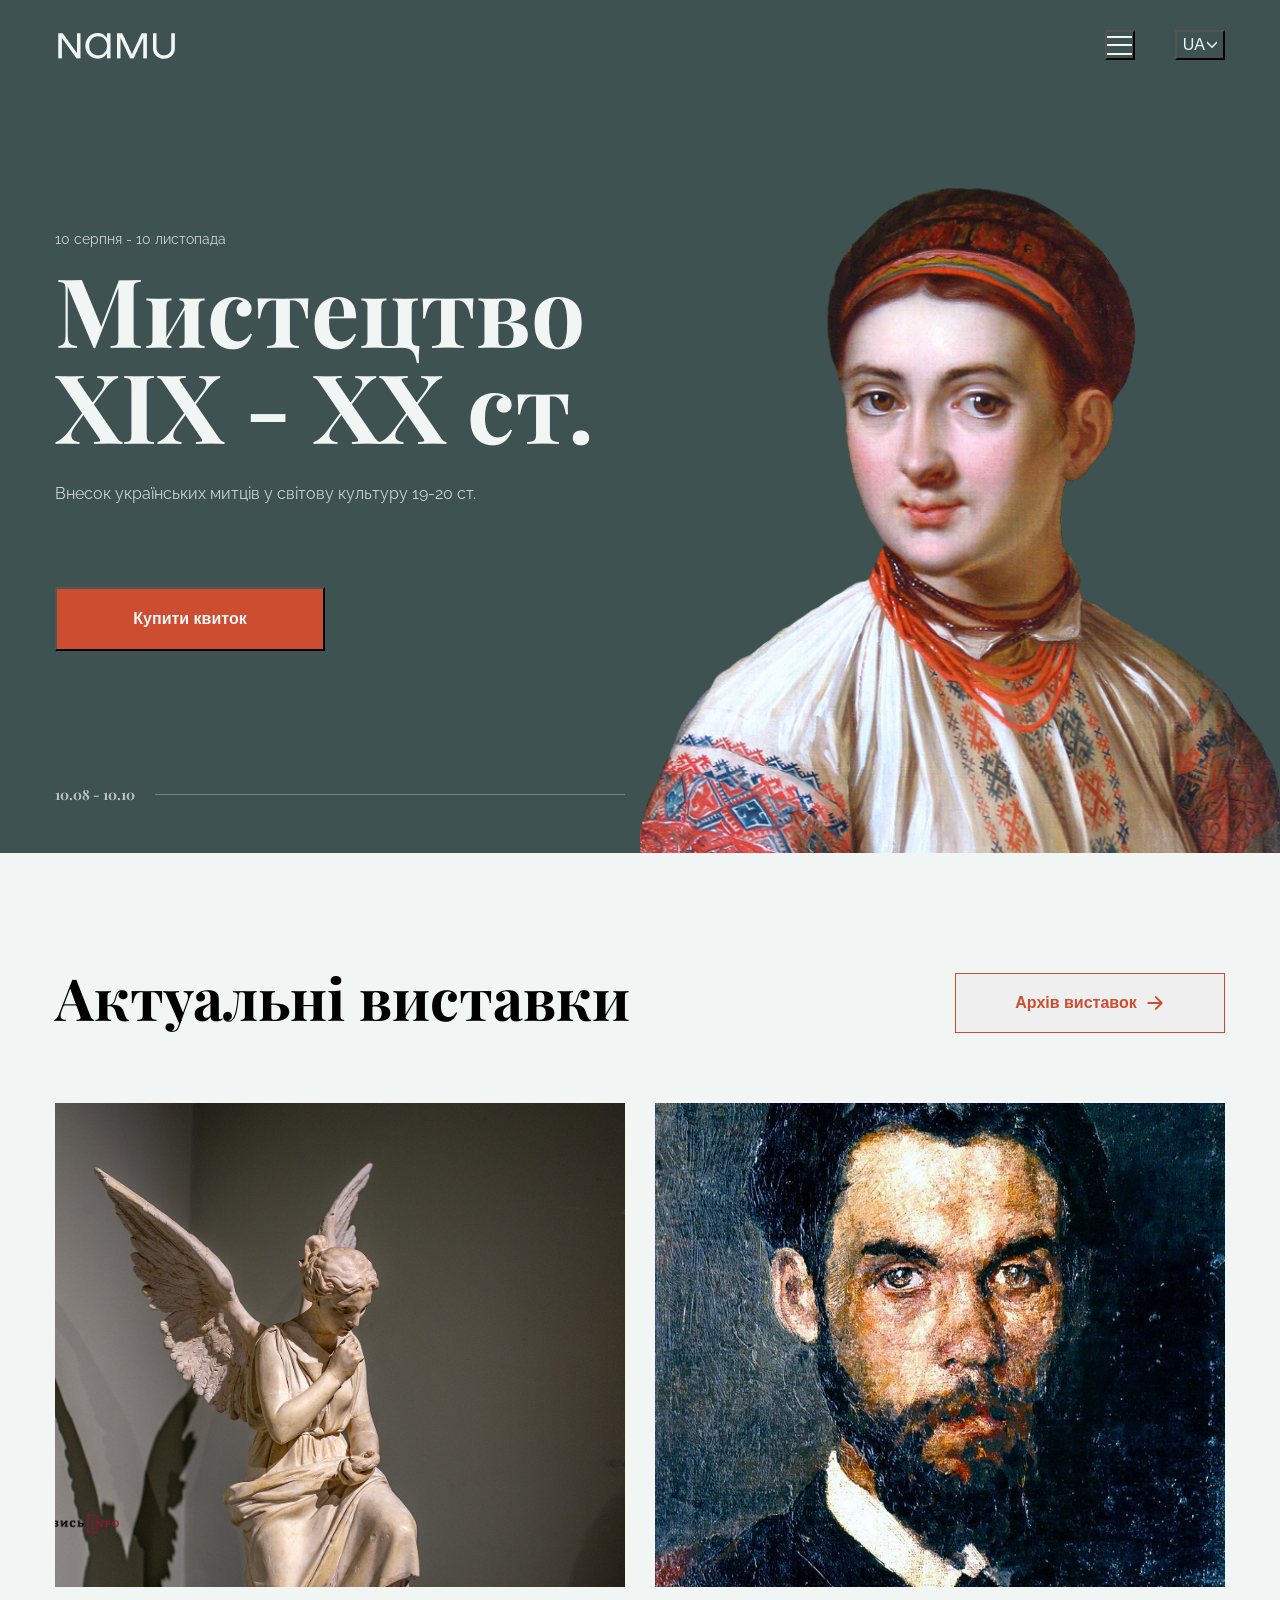
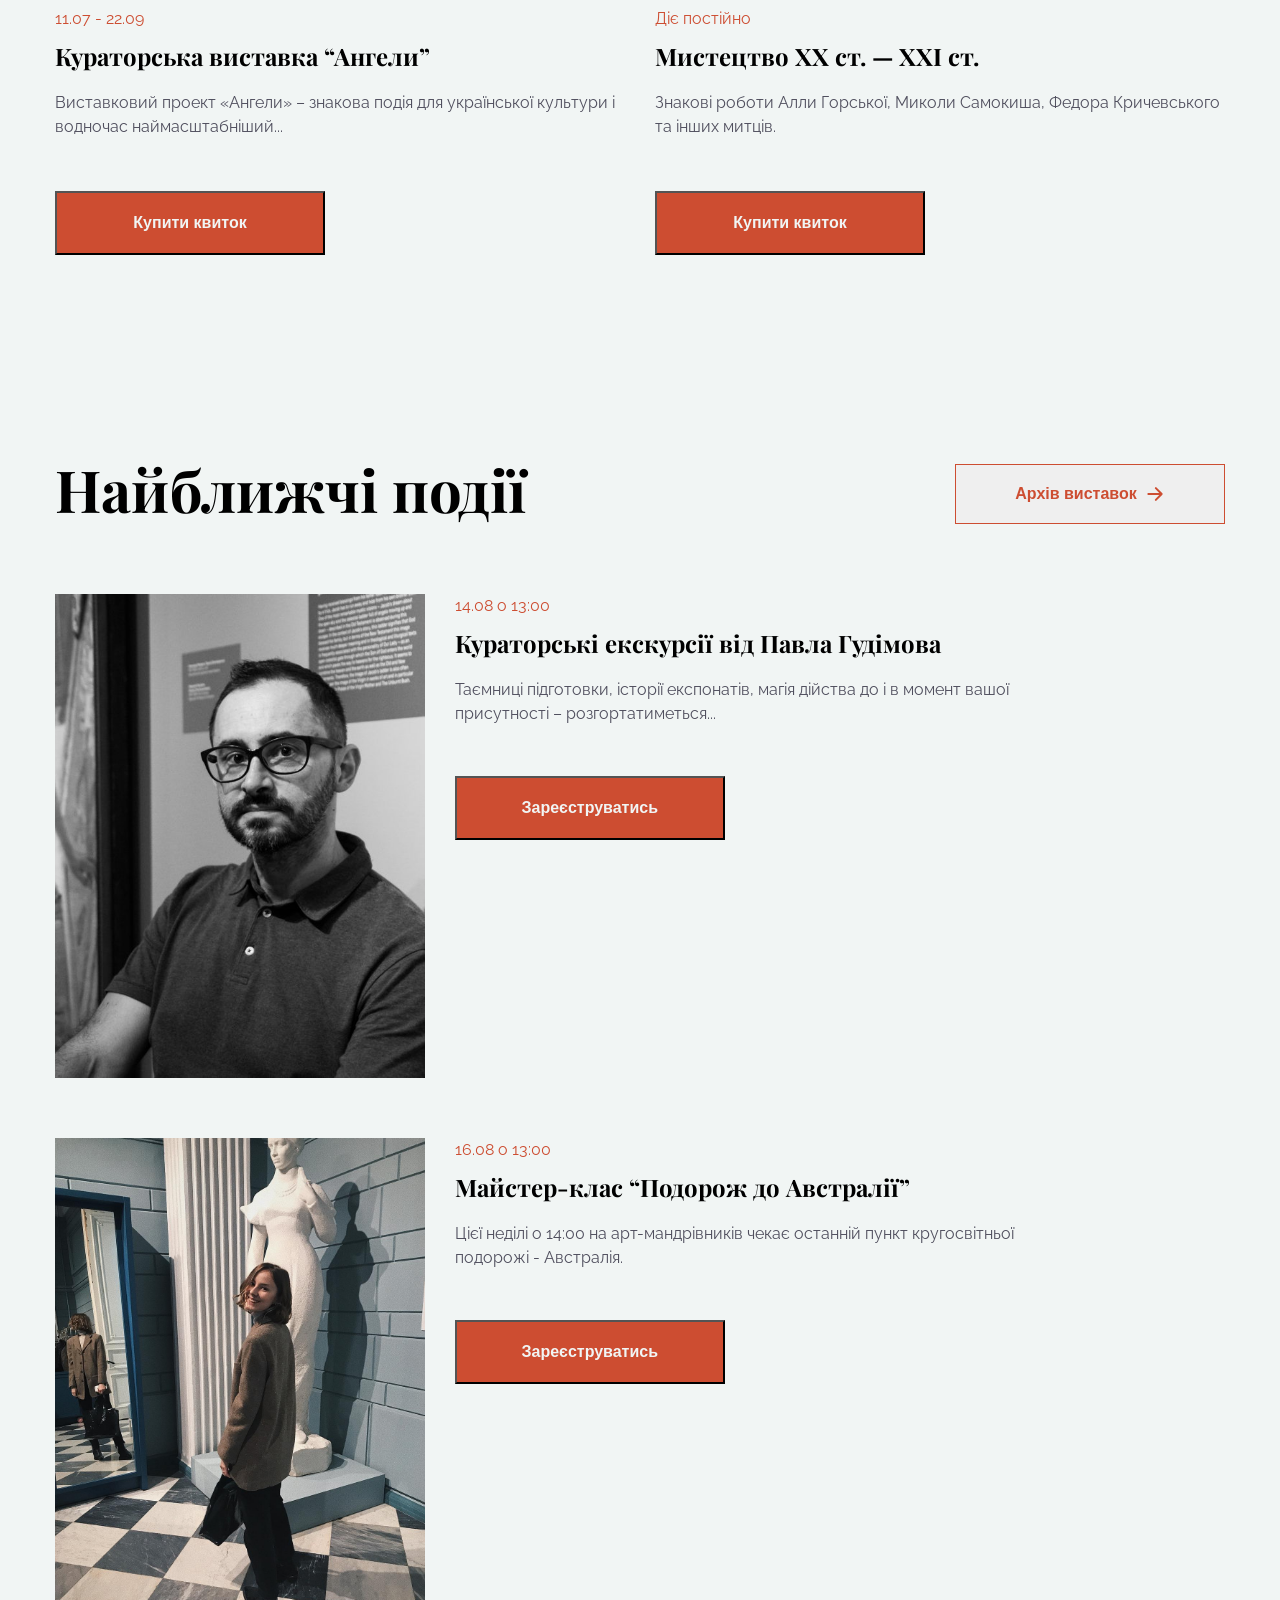
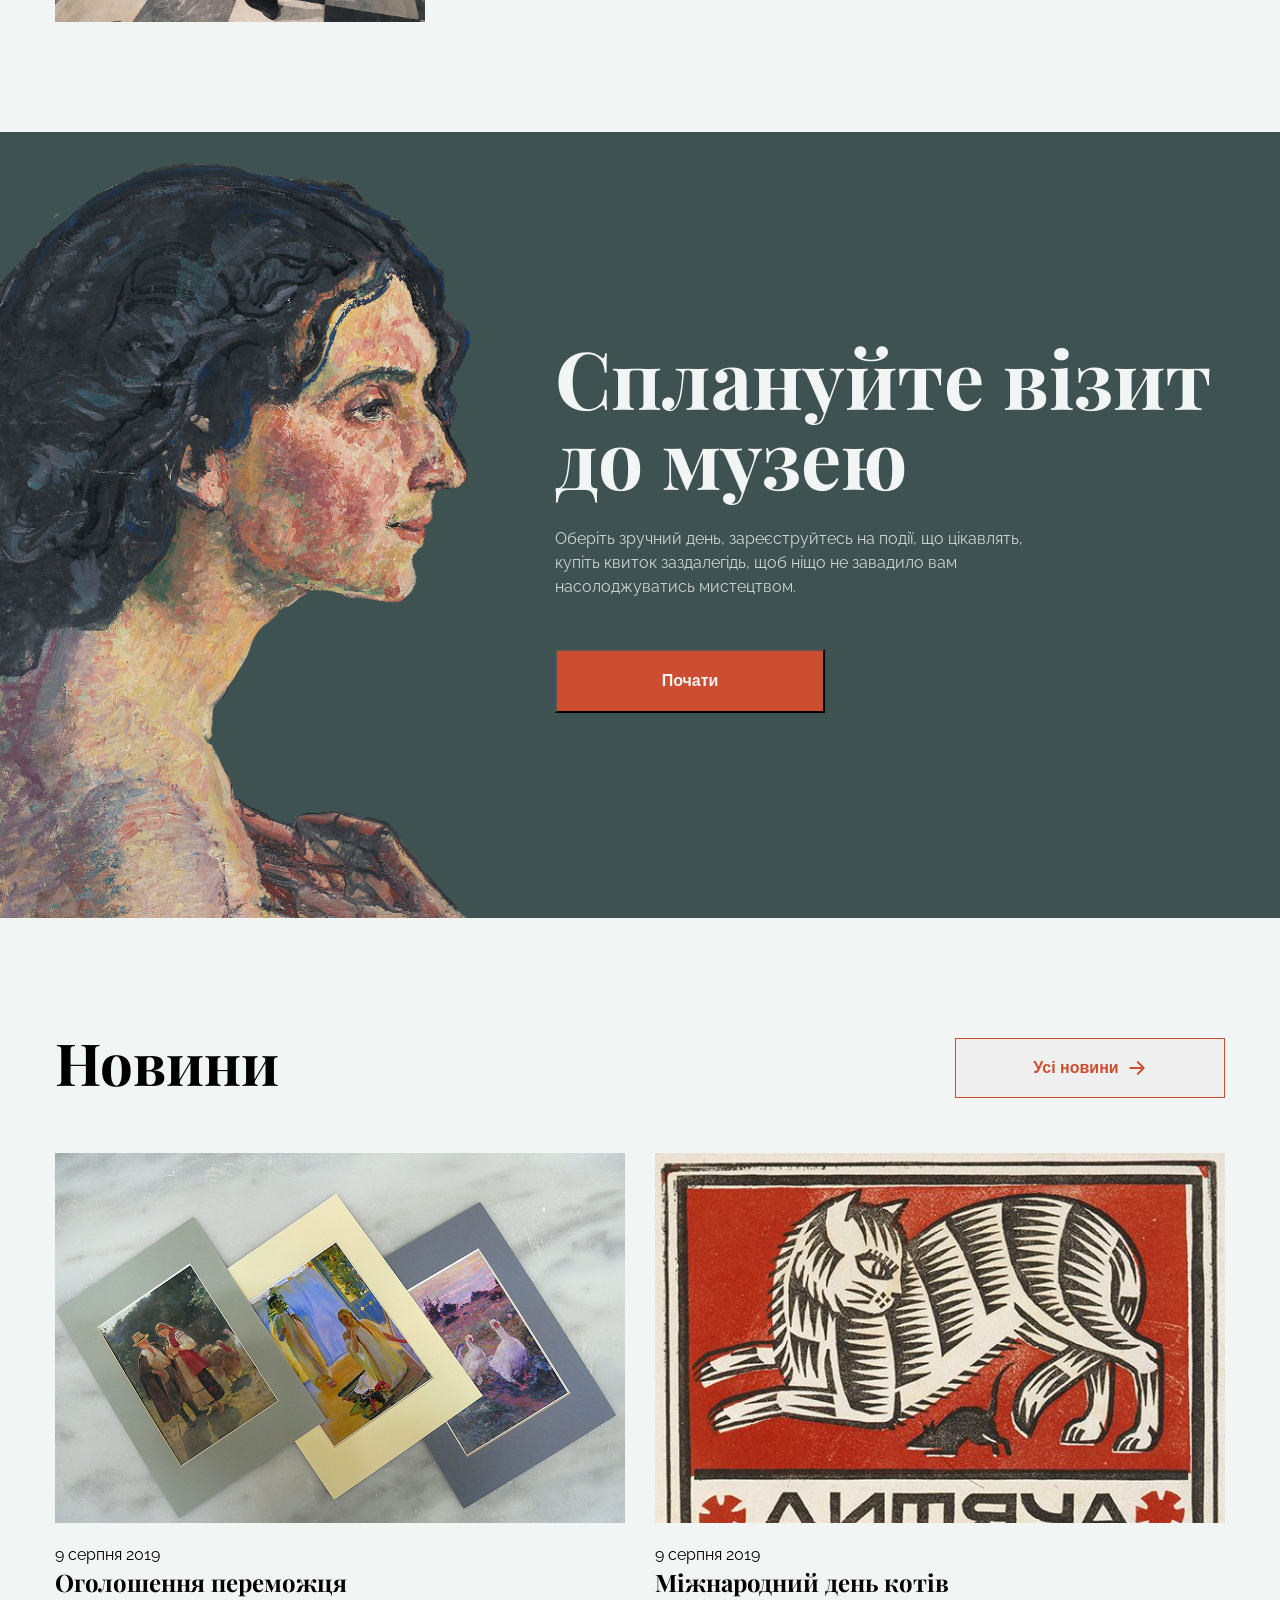
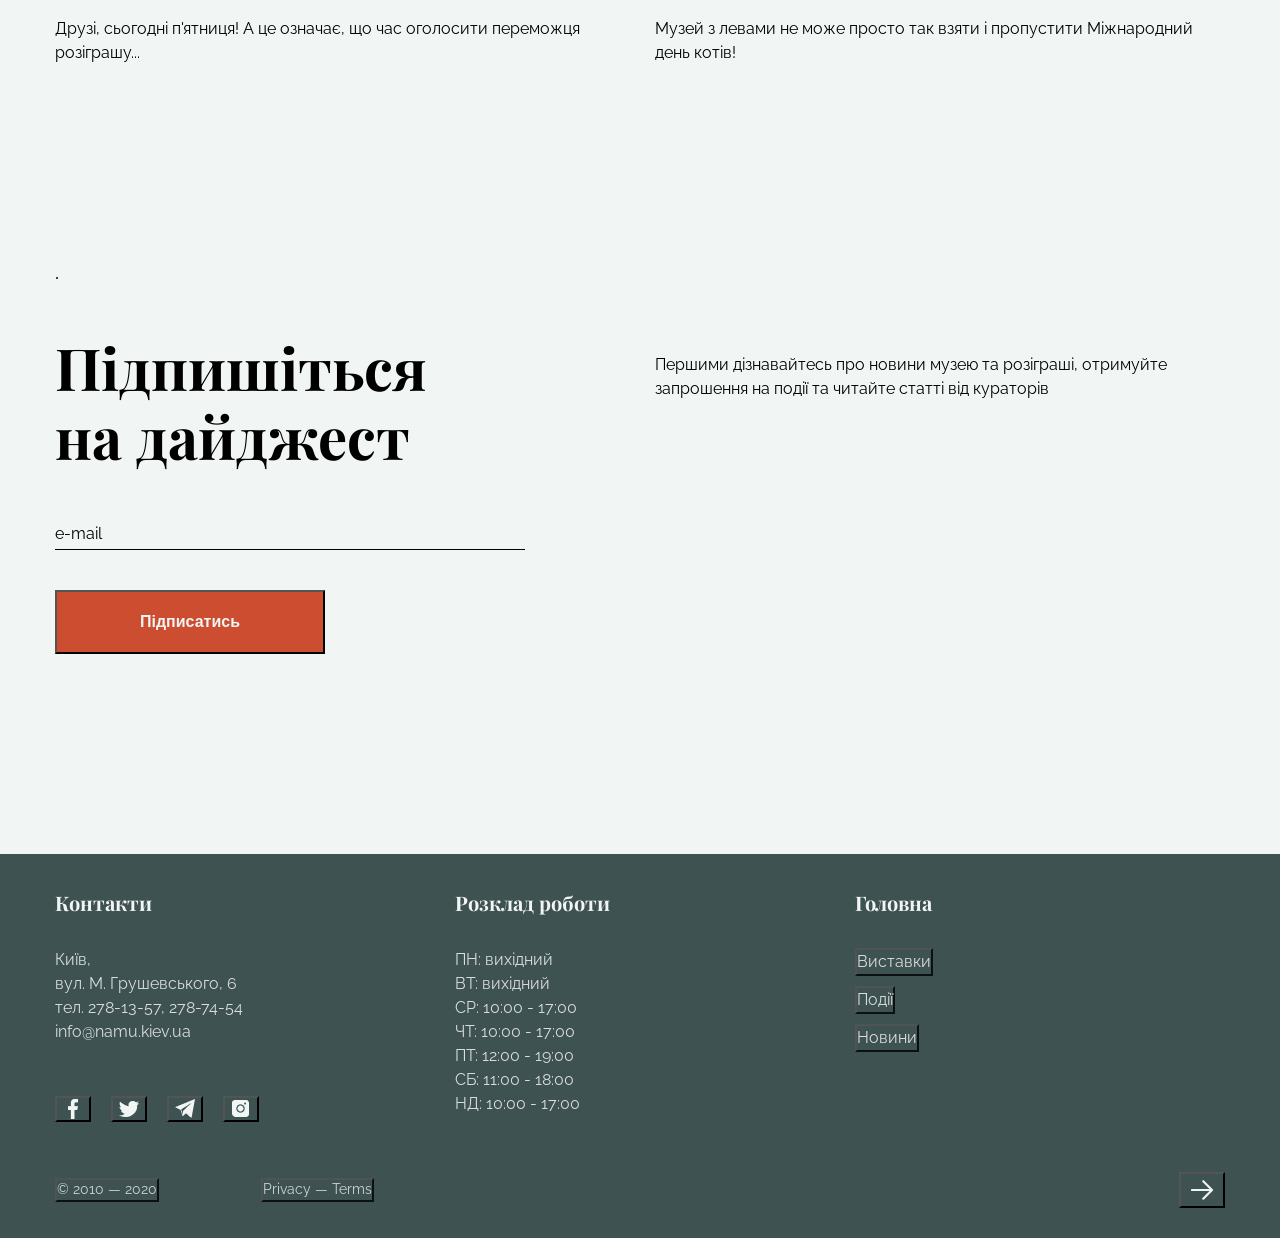
<file: index.html>
<!DOCTYPE html><html lang=en class=page data-theme=light><meta charset=UTF-8><meta name=viewport content="width=device-width, initial-scale=1.0"><title>Національний художній музей України</title><link rel=favicon type=image href=NAMU.4a9c593e.png><link rel=preconnect href=https://fonts.googleapis.com><link rel=preconnect href=https://fonts.gstatic.com><link rel=stylesheet href="https://fonts.googleapis.com/css2?family=Playfair+Display:wght@400..900&amp;family=Raleway:wght@100..900&amp;display=swap"><link rel=stylesheet href=Museum_2.d8838027.css><body class=page__body>
    <header class=header>
      <div class=page__container>
        <div class=header__content>
          <a class=header__logo-link href=# onclick="window.location.href='#'; closeMenu();">
            <img class=header__logo src=logoRectangle.e7bd863b.png alt=logo>
          </a>

          <div class=header__right>
            <button class=header__language-button>
              <span class=text-button-language>UA</span>

              <div class=icon__wrapper>
                <span class="icon icon--dropdown icon--small"></span>
                <span class="icon icon--dropdown-hover icon--small"></span>
              </div>
            </button>

            <button class="header__menu-button menu-button" id=menu-button>
              <span id=mbom class=menu-button__open alt="open menu"></span>
              <span id=mbcm class=menu-button__close alt="close menu"></span>
              <div class=menu-button__wrapper>
                <span class="menu-button__line menu-button__line--top"></span>
                <span class="menu-button__line menu-button__line--center"></span>
                <span class="menu-button__line menu-button__line--bottom"></span>
              </div>
            </button>
          </div>
        </div>
      </div>
    </header>

    <section class=first-screen>
      <div class=first-screen__wrapper>
        <div class="first-screen__container page__container">
          <div class=first-screen__content>
            <p class="first-screen__upcoming-top text-additional">
              10 серпня - 10 листопада
            </p>
            <h1 class="first-screen__title heading-1">
              Мистецтво ХІХ
              <br class=page__mobile-desktop-hidden>
              - ХХ ст.
            </h1>
            <p class="first-screen__subtitle text-main">
              Внесок українських митців у
              <br class=page__tablet-hidden>
              світову культуру 19-20 ст.
            </p>

            <button type=button onclick="window.location.href='#';" class="first-screen__button primary-button text-button">
              Купити квиток
            </button>

            

            <div class=first-screen__upcoming-bottom-wrapper>
              <span class="first-screen__upcoming-bottom-text heading-6">
                10.08 - 10.10
              </span>
            </div>
          </div>
        </div>

        <div class=first-screen__image-wrapper>
          <img class=first-screen__image src=img_01.4b3893a7.png alt=first-screen>
        </div>
      </div>
    </section>

    
    <aside id=menu class=menu>
      <div class=menu__wrapper>
        <div class="menu__container page__container">
          <div class=menu__content>
            <div class=menu__section>
              <p class="menu__label menu__label--schedule text-additional">
                Розклад сьогодні:
              </p>
              <p class="menu__text menu__text--schedule text-main">
                12:00 - 19:00
              </p>
            </div>

            <div class="menu__section menu__section--address">
              <p class="menu__label text-additional text-main">Адреса:</p>
              <a class="menu__link text-main" href=https://maps.app.goo.gl/DpfpHVF1PybJj5g58 target=_blank>
                <p class="menu__textmenu__text--address text-main">
                  Київ, вул. М. Грушевського, 6
                </p>
              </a>
            </div>

            <nav class="menu__nav nav">
              <ul class="nav__list nav__list--menu">
                <li class=nav__item>
                  <a class="heading-3 nav__link nav__link--menu" href=#exhibitions onclick="window.location.href='#exhibitions'; closeMenu();">
                    Актуальні виставки
                  </a>
                </li>

                <li class=nav__item>
                  <a class="heading-3 nav__link nav__link--menu" href=#events onclick="window.location.href='#events'; closeMenu();">
                    Найближчі події
                  </a>
                </li>

                <li class=nav__item>
                  <a class="heading-3 nav__link nav__link--menu" href=#news onclick="window.location.href='#news'; closeMenu();">
                    Новини
                  </a>
                </li>
              </ul>
            </nav>

            <span class=menu__line></span>

            

            <button onclick="window.location.href='#'; closeMenu();" type=button class="menu__button primary-button text-button">
              Купити квиток
            </button>
          </div>
        </div>

        <div class=menu__image-wrapper>
          <img class=menu__image src=e6064afda53bd3491f47dcad02350951b18f2e4e.822b7b50.png alt=menu>
        </div>
      </div>
    </aside>
    
    <section id=exhibitions class=exhibitions>
      <div class=page__container>
        <div class=exhibitions__content>
          <h3 class="exhibitions__title heading-3">Актуальні виставки</h3>

          <div class=exhibitions__items>
            <div class="exhibition-item exhibitions__exhibition-item">
              <div class=exhibition-item__photo-wrapper>
                <img class=exhibition-item__photo src=450c920fe6ff63f30510096898f078ccf80884a5.b69b199e.png alt=angels>
              </div>
              <span class="exhibition-item__dates text-main">
                11.07 - 22.09
              </span>
              <h4 class="exhibition-item__name heading-4">
                Кураторська виставка “Ангели”
              </h4>
              <p class="exhibition-item__description text-main">
                Виставковий проект «Ангели» – знакова подія для української
                культури і водночас наймасштабніший...
              </p>
              <button class="exhibition-item__button primary-button text-button" onclick="window.location.href='/';" type=button>
                Купити квиток
              </button>
            </div>

            <div class="exhibition-item exhibitions__exhibition-item">
              <div class=exhibition-item__photo-wrapper>
                <img class=exhibition-item__photo src=82cd1ea6ad125f0b0e209cafbd76c127b7081a99.c0a80c25.png alt=art>
              </div>
              <span class="exhibition-item__dates text-main">Діє постійно</span>
              <h4 class="exhibition-item__name heading-4">
                Мистецтво ХХ ст. — XXI ст.
              </h4>
              <p class="exhibition-item__description text-main">
                Знакові роботи Алли Горської, Миколи Самокиша, Федора
                Кричевського та інших митців.
              </p>
              <button class="exhibition-item__button primary-button text-button" onclick="window.location.href='#';" type=button>
                Купити квиток
              </button>
            </div>
          </div>

          <button class="exhibitions__secondary-button secondary-button" onclick="window.location.href='#';" type=button>
            <span class="secondary-button__text text-button">
              Архів виставок
            </span>

            <div class=icon__wrapper>
              <span class="icon icon--arrow-default icon--medium secondary-button__arrow"></span>
              <span class="icon icon--arrow-hover icon--medium secondary-button__arrow"></span>
              <span class="icon icon--arrow-pressed icon--medium secondary-button__arrow"></span>
            </div>
          </button>
        </div>
      </div>
    </section>

    <section id=events class=events>
      <div class=page__container>
        <div class=events__content>
          <h3 class="events__title heading-3">Найближчі події</h3>

          <div class=events__items>
            <div class="event-item events__event-item">
              <div class=event-item__photo-wrapper>
                <img class=event-item__photo src=f760311aeb85deff4224181123dcf89f9f1bde5c.a5ddc6d5.jpg alt=event-01>
              </div>
              <div class=event-item__info-wrapper>
                <span class="event-item__dates text-main">14.08 о 13:00</span>
                <h4 class="event-item__name heading-4">
                  Кураторські екскурсії від Павла Гудімова
                </h4>
                <p class="event-item__description text-main">
                  Таємниці підготовки, історії експонатів, магія дійства до і в
                  момент вашої присутності – розгортатиметься...
                </p>
                <button class="event-item__button primary-button text-button" onclick="window.location.href='/';" type=button>
                  Зареєструватись
                </button>
              </div>
            </div>

            <div class="event-item events__event-item">
              <div class=event-item__photo-wrapper>
                <img class=event-item__photo src=f01e0f74c6fae08453b6697cc1314248fab92903.ccd4c44e.jpg alt=event-02>
              </div>
              <div class=event-item__info-wrapper>
                <span class="event-item__dates text-main">16.08 о 13:00</span>
                <h4 class="event-item__name heading-4">
                  Майстер-клас “Подорож до Австралії”
                </h4>
                <p class="event-item__description text-main">
                  Цієї неділі о 14:00 на арт-мандрівників чекає останній пункт
                  кругосвітньої подорожі - Австралія.
                </p>
                <button class="event-item__button primary-button text-button" onclick="window.location.href='#';" type=button>
                  Зареєструватись
                </button>
              </div>
            </div>
          </div>

          <button class="exhibitions__secondary-button secondary-button" onclick="window.location.href='#';" type=button>
            <span class="secondary-button__text text-button">
              Архів виставок
            </span>

            <div class=icon__wrapper>
              <span class="icon icon--arrow-default icon--medium secondary-button__arrow"></span>
              <span class="icon icon--arrow-hover icon--medium secondary-button__arrow"></span>
              <span class="icon icon--arrow-pressed icon--medium secondary-button__arrow"></span>
            </div>
          </button>
        </div>
      </div>
    </section>

    <section id=plan-visit class=plan-visit>
      <div class=page__container>
        <div class=plan-visit__content>
          <h2 class="heading-2 plan-visit__title">Сплануйте візит до музею</h2>
          <p class="plan-visit__description text-main">
            Оберіть зручний день, зареєструйтесь на події, що цікавлять, купіть
            квиток заздалегідь, щоб ніщо не завадило вам насолоджуватись
            мистецтвом.
          </p>

          <button onclick="window.location.href='#';" class="plan-visit__button primary-button text-button">
            Почати
          </button>
        </div>
      </div>
    </section>

    <section id=news class=news>
      <div class=page__container>
        <div class=news__content>
          <h3 class="heading-3 news__title">Новини</h3>

          <div class=news__items>
            <div class="news-item news__news-item">
              <div class=news-item__photo-wrapper>
                <img class=news-item__photo src=img_08.b036da7c.png alt=news>
              </div>
              <span class="news-item__dates text-main">9 серпня 2019</span>
              <h4 class="heading-4 news-item__name">Оголошення переможця</h4>
              <p class="news-item__description text-main">
                Друзі, сьогодні п'ятниця! А це означає, що час оголосити
                переможця розіграшу...
              </p>
            </div>

            <div class="news-item news__news-item">
              <div class=news-item__photo-wrapper>
                <img class=news-item__photo2 src=65cd3766ee3c75bf3a981f0a45f9efeb5dcf9083.3004b340.jpg alt=news>
              </div>
              <span class="news-item__dates text-main">9 серпня 2019</span>
              <h4 class="heading-4 news-item__name">Міжнародний день котів</h4>
              <p class="news-item__description text-main">
                Музей з левами не може просто так взяти і пропустити Міжнародний
                день котів!
              </p>
            </div>
          </div>

          <button class="exhibitions__secondary-button secondary-button" onclick="window.location.href='#';" type=button>
            <span class="secondary-button__text text-button">Усі новини</span>

            <div class=icon__wrapper>
              <span class="icon icon--arrow-default icon--medium secondary-button__arrow"></span>
              <span class="icon icon--arrow-hover icon--medium secondary-button__arrow"></span>
              <span class="icon icon--arrow-pressed icon--medium secondary-button__arrow"></span>
            </div>
          </button>
        </div>
      </div>
    </section>

    <section id=subscribe class=subscribe>
      <div class=page__container>
        <div class=subscribe__content>
          .
          <h3 class="heading-3 subscribe__title">Підпишіться на дайджест</h3>

          <p class="subscribe__description text-main">
            Першими дізнавайтесь про новини музею та розіграші, отримуйте
            запрошення на події та читайте статті від кураторів
          </p>

          <form class="form subscribe__form" onsubmit="this.reset(); return false;">
            <input id=myInput onfocus="this.placeholder=''" onblur="this.placeholder= this.getAttribute('data-placeholder');" data-placeholder=e-mail value=" " type=email class="form__input subscribe__form-input text-main" name=email placeholder=e-mail required>

            <button class="form__button primary-button subscribe__form-button text-button">
              Підписатись
            </button>
          </form>
        </div>
      </div>
    </section>

    <footer id=footer class=footer>
      <div class=page__container>
        <div class=footer__content>
          <div class=footer__section>
            <h5 class="footer__heading heading-5">Контакти</h5>

            <ul class="footer__summary footer__summary--contacts">
              <li class="footer__summary-item text-main">
                <a class=footer__summary-link href=https://maps.app.goo.gl/DpfpHVF1PybJj5g58 target=_blank>
                  <p class="footer__summary-text text-main">
                    Київ,
                    <br>
                    вул. М. Грушевського, 6
                  </p>
                </a>
              </li>

              <li class="footer__summary-item text-main">
                <a class=footer__summary-link href="tel: 278-13-57">
                  <p class="footer__summary-text text-main">
                    тел. 278-13-57, 278-74-54
                  </p>
                </a>
              </li>

              <li class="footer__summary-item text-main">
                <a class=footer__summary-link href=mailto:info@namu.kiev.ua>
                  <p class="footer__summary-text text-main">
                    info@namu.kiev.ua
                  </p>
                </a>
              </li>
            </ul>

            <div class=footer__socials>
              <ul class=footer__socials-list>
                <li class=footer__socials-item>
                  <a class=footer__socials-link href=https://www.facebook.com/ target=_blank>
                    <button class="footer__socials-icon-wrapper icon__socials-wrapper">
                      <span class="footer__socials-icon icon icon--facebook icon--medium icon--static"></span>
                      <span class="footer__socials-icon icon icon--facebook-hover icon--hover icon--medium"></span>
                      <span class="footer__socials-icon icon icon--facebook-pressed icon--medium icon--pressed"></span>
                    </button>
                  </a>
                </li>

                <li class=footer__socials-item>
                  <a class=footer__socials-link href=https://x.com/ target=_blank>
                    <button class="footer__socials-icon-wrapper icon__socials-wrapper">
                      <span class="footer__socials-icon icon icon--medium icon--static icon--x"></span>
                      <span class="footer__socials-icon icon icon--hover icon--medium icon--x-hover"></span>
                      <span class="footer__socials-icon icon icon--medium icon--pressed icon--x-pressed"></span>
                    </button>
                  </a>
                </li>

                <li class=footer__socials-item>
                  <a class=footer__socials-link href=https://web.telegram.org/ target=_blank>
                    <button class="footer__socials-icon-wrapper icon__socials-wrapper">
                      <span class="footer__socials-icon icon icon--medium icon--static icon--telegram"></span>
                      <span class="footer__socials-icon icon icon--hover icon--medium icon--telegram-hover"></span>
                      <span class="footer__socials-icon icon icon--medium icon--pressed icon--telegram-pressed"></span>
                    </button>
                  </a>
                </li>

                <li class=footer__socials-item>
                  <a class=footer__socials-link href=https://www.instagram.com/ target=_blank>
                    <button class="footer__socials-icon-wrapper icon__socials-wrapper">
                      <span class="footer__socials-icon icon icon--instagram icon--medium icon--static"></span>
                      <span class="footer__socials-icon icon icon--hover icon--instagram-hover icon--medium"></span>
                      <span class="footer__socials-icon icon icon--instagram-pressed icon--medium icon--pressed"></span>
                    </button>
                  </a>
                </li>
              </ul>
            </div>
          </div>

          <div class=footer__section>
            <h5 class="footer__heading heading-5">Розклад роботи</h5>

            <ul class=footer__summary>
              <li class="footer__summary-item text-main">
                <p class="footer__summary-text footer__summary-text--static text-main">
                  ПН: вихідний
                </p>
              </li>

              <li class="footer__summary-item text-main">
                <p class="footer__summary-text footer__summary-text--static text-main">
                  ВТ: вихідний
                </p>
              </li>

              <li class="footer__summary-item text-main">
                <p class="footer__summary-text footer__summary-text--static text-main">
                  СР: 10:00 - 17:00
                </p>
              </li>

              <li class="footer__summary-item text-main">
                <p class="footer__summary-text footer__summary-text--static text-main">
                  ЧТ: 10:00 - 17:00
                </p>
              </li>

              <li class="footer__summary-item text-main">
                <p class="footer__summary-text footer__summary-text--static text-main">
                  ПТ: 12:00 - 19:00
                </p>
              </li>

              <li class="footer__summary-item text-main">
                <p class="footer__summary-text footer__summary-text--static text-main">
                  СБ: 11:00 - 18:00
                </p>
              </li>

              <li class="footer__summary-item text-main">
                <p class="footer__summary-text footer__summary-text--static text-main">
                  НД: 10:00 - 17:00
                </p>
              </li>
            </ul>
          </div>

          <div class=footer__section>
            <h5 class="footer__heading heading-5">Головна</h5>

            <ul class="footer__summary footer__summary--nav">
              <li class="footer__summary-item text-main">
                <a class=footer__summary-link href=#exhibitions>
                  <button class="footer__summary-text text-main">
                    Виставки
                  </button>
                </a>
              </li>

              <li class="footer__summary-item text-main">
                <a class=footer__summary-link href=#events>
                  <button class="footer__summary-text text-main">Події</button>
                </a>
              </li>

              <li class="footer__summary-item text-main">
                <a class=footer__summary-link href=#news>
                  <button class="footer__summary-text text-main">Новини</button>
                </a>
              </li>
            </ul>
          </div>

          <div class=footer__bottom>
            <div class=footer__copyright-privacy>
              <button class="footer__copyright text-additional">
                © 2010 — 2020
              </button>
              <button type=button onclick="window.location.href='#';" class="footer__privacy-terms text-additional" href=#>
                Privacy — Terms
              </button>
            </div>

            <button class=footer__scroll-up-icon-wrapper onclick="window.location.href='#';" type=button>
              <div class="footer__scroll-up-icon-wrapper icon__scroll-wrapper">
                <span class="footer__socials-icon icon icon--big icon--scroll-up icon--static"></span>
                <span class="footer__socials-icon icon icon--big icon--hover icon--scroll-up-hover"></span>
                <span class="footer__socials-icon icon icon--big icon--pressed icon--scroll-up-pressed"></span>
              </div>
            </button>
          </div>
        </div>
      </div>
    </footer>
    <script src=Museum_2.8f2fbee6.js></script>
</file>
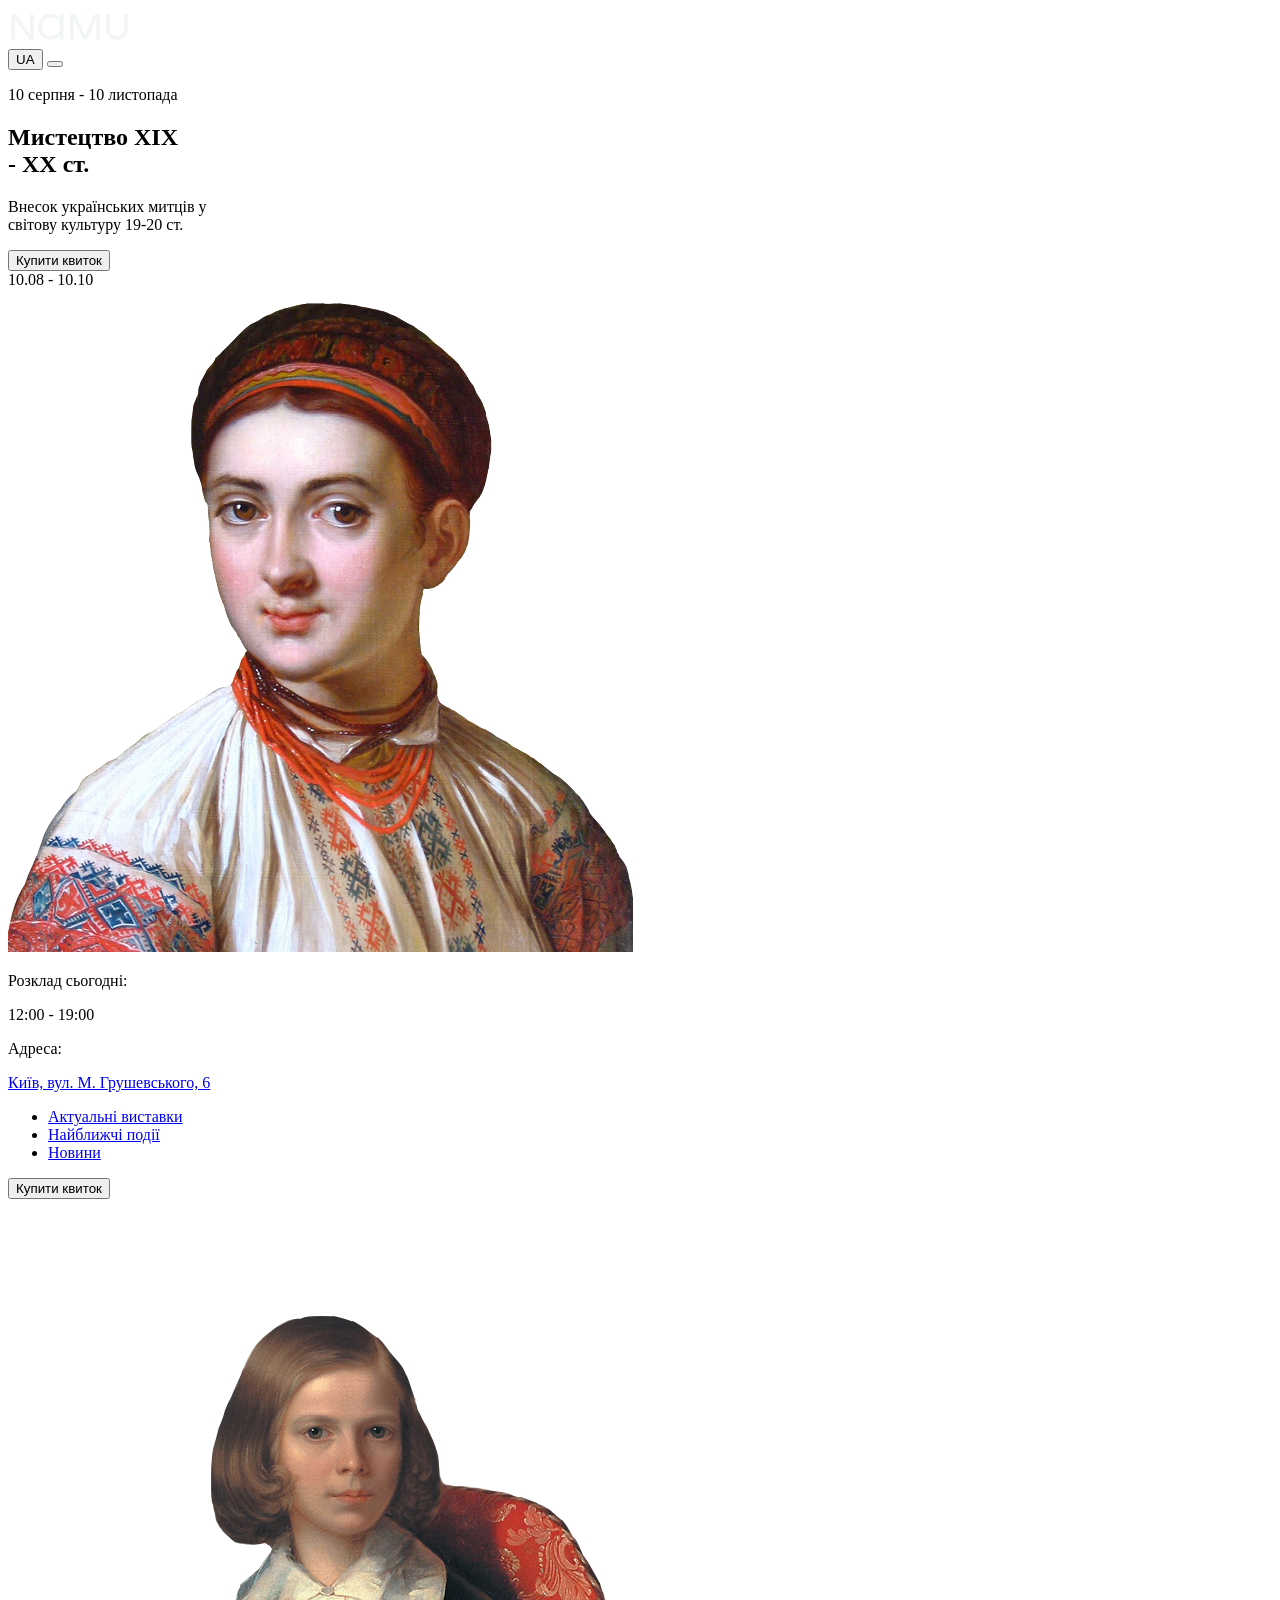
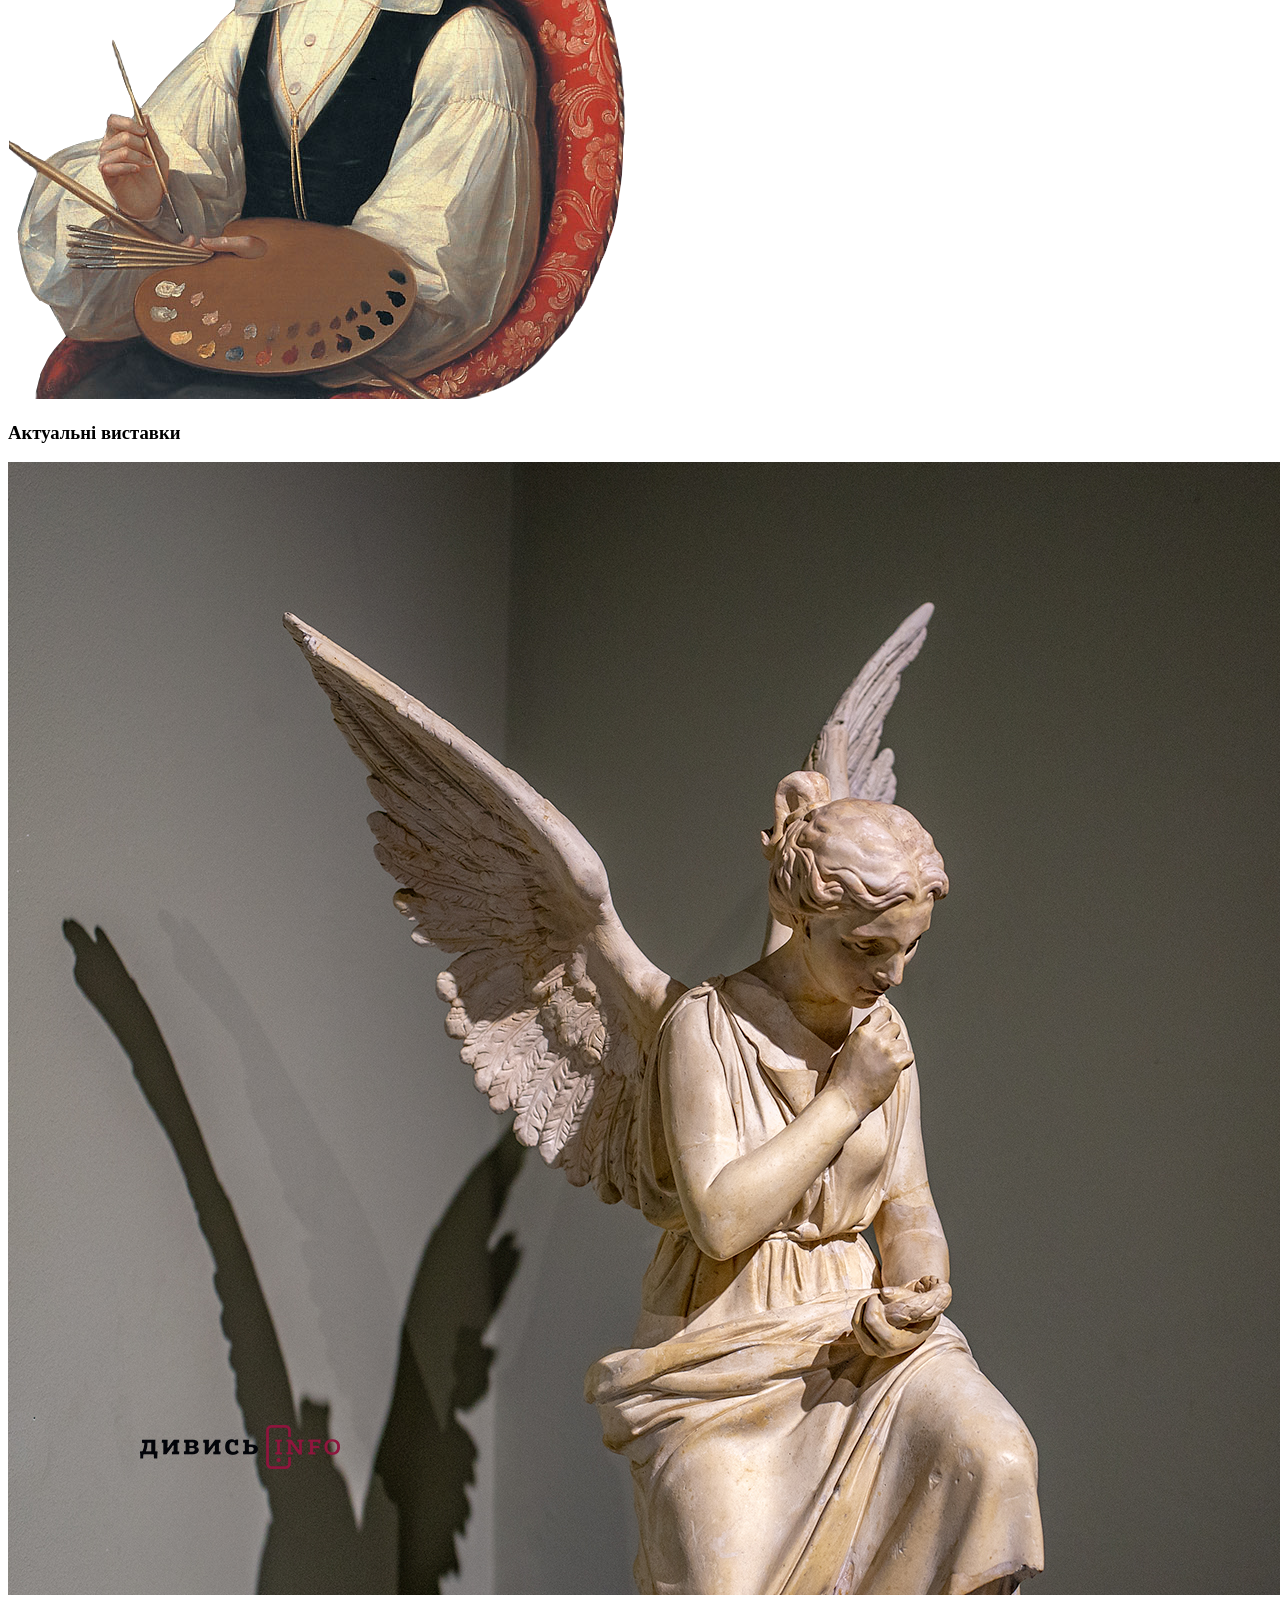
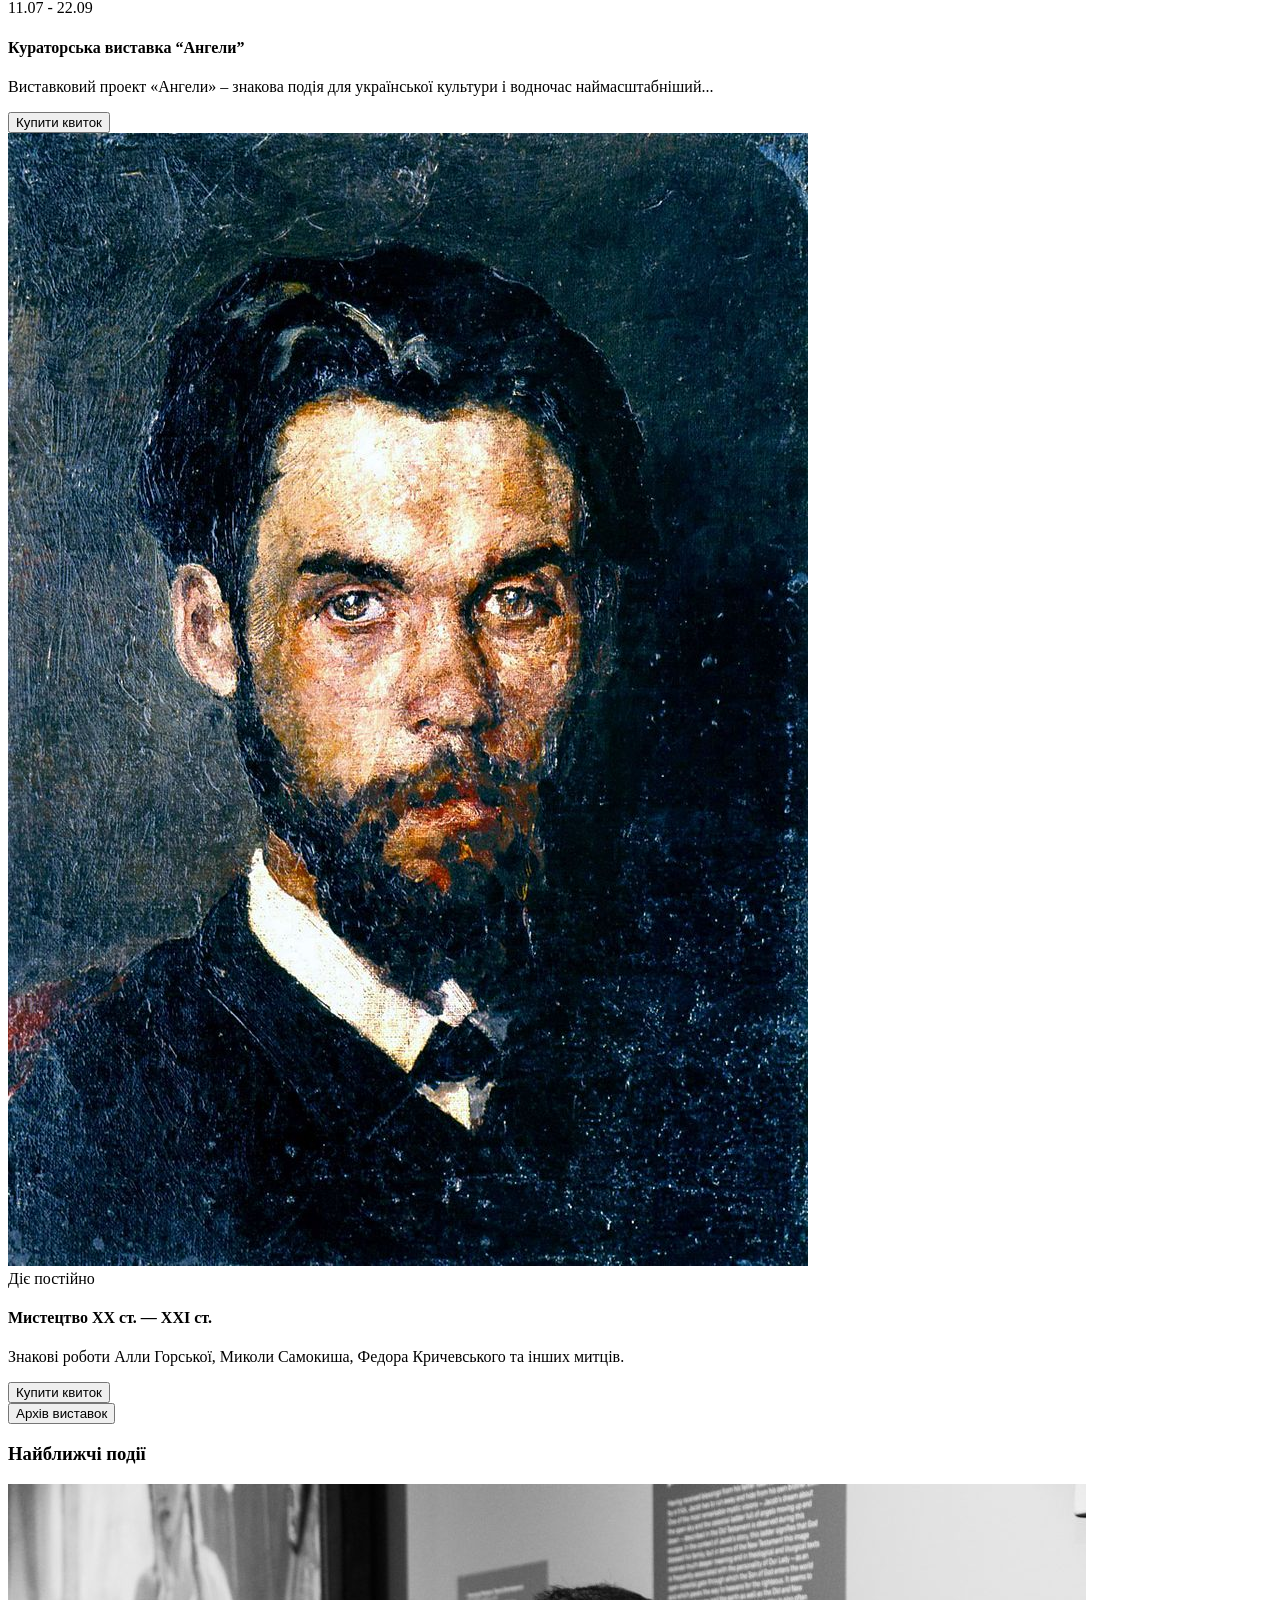
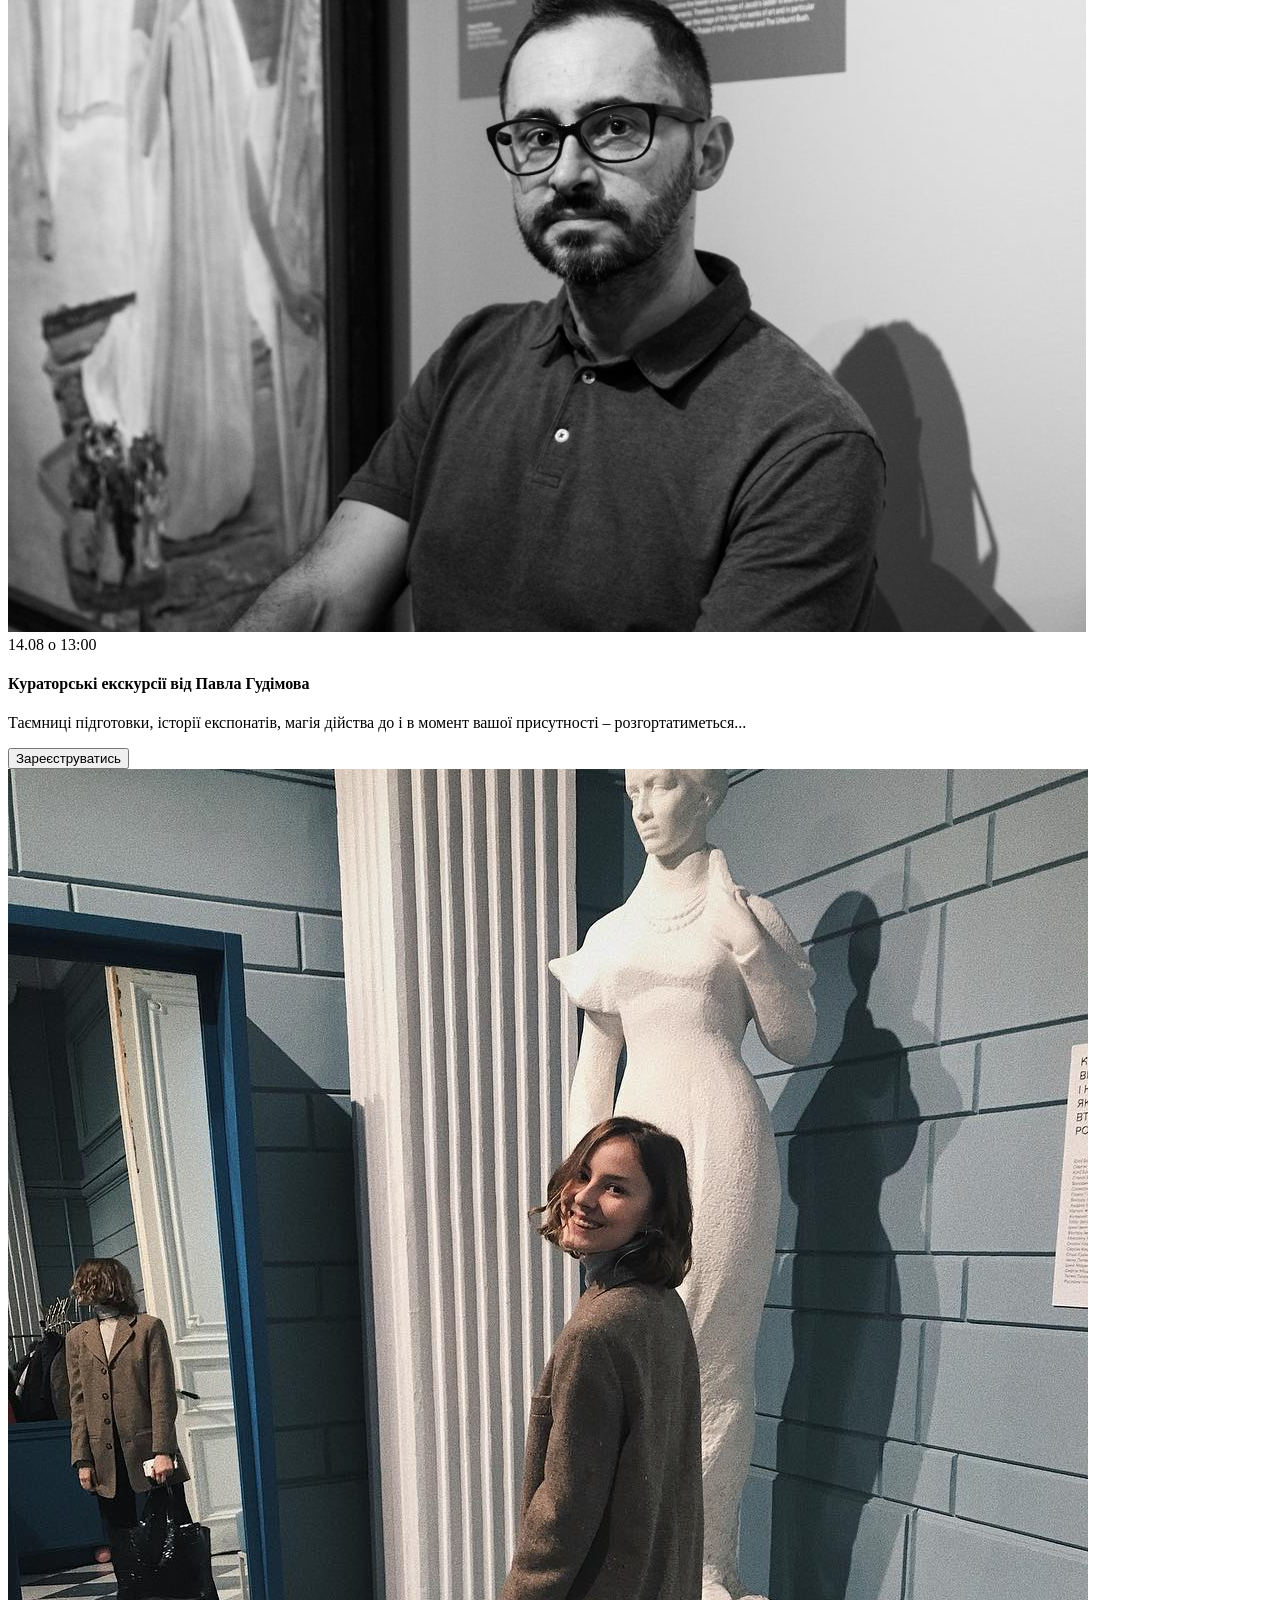
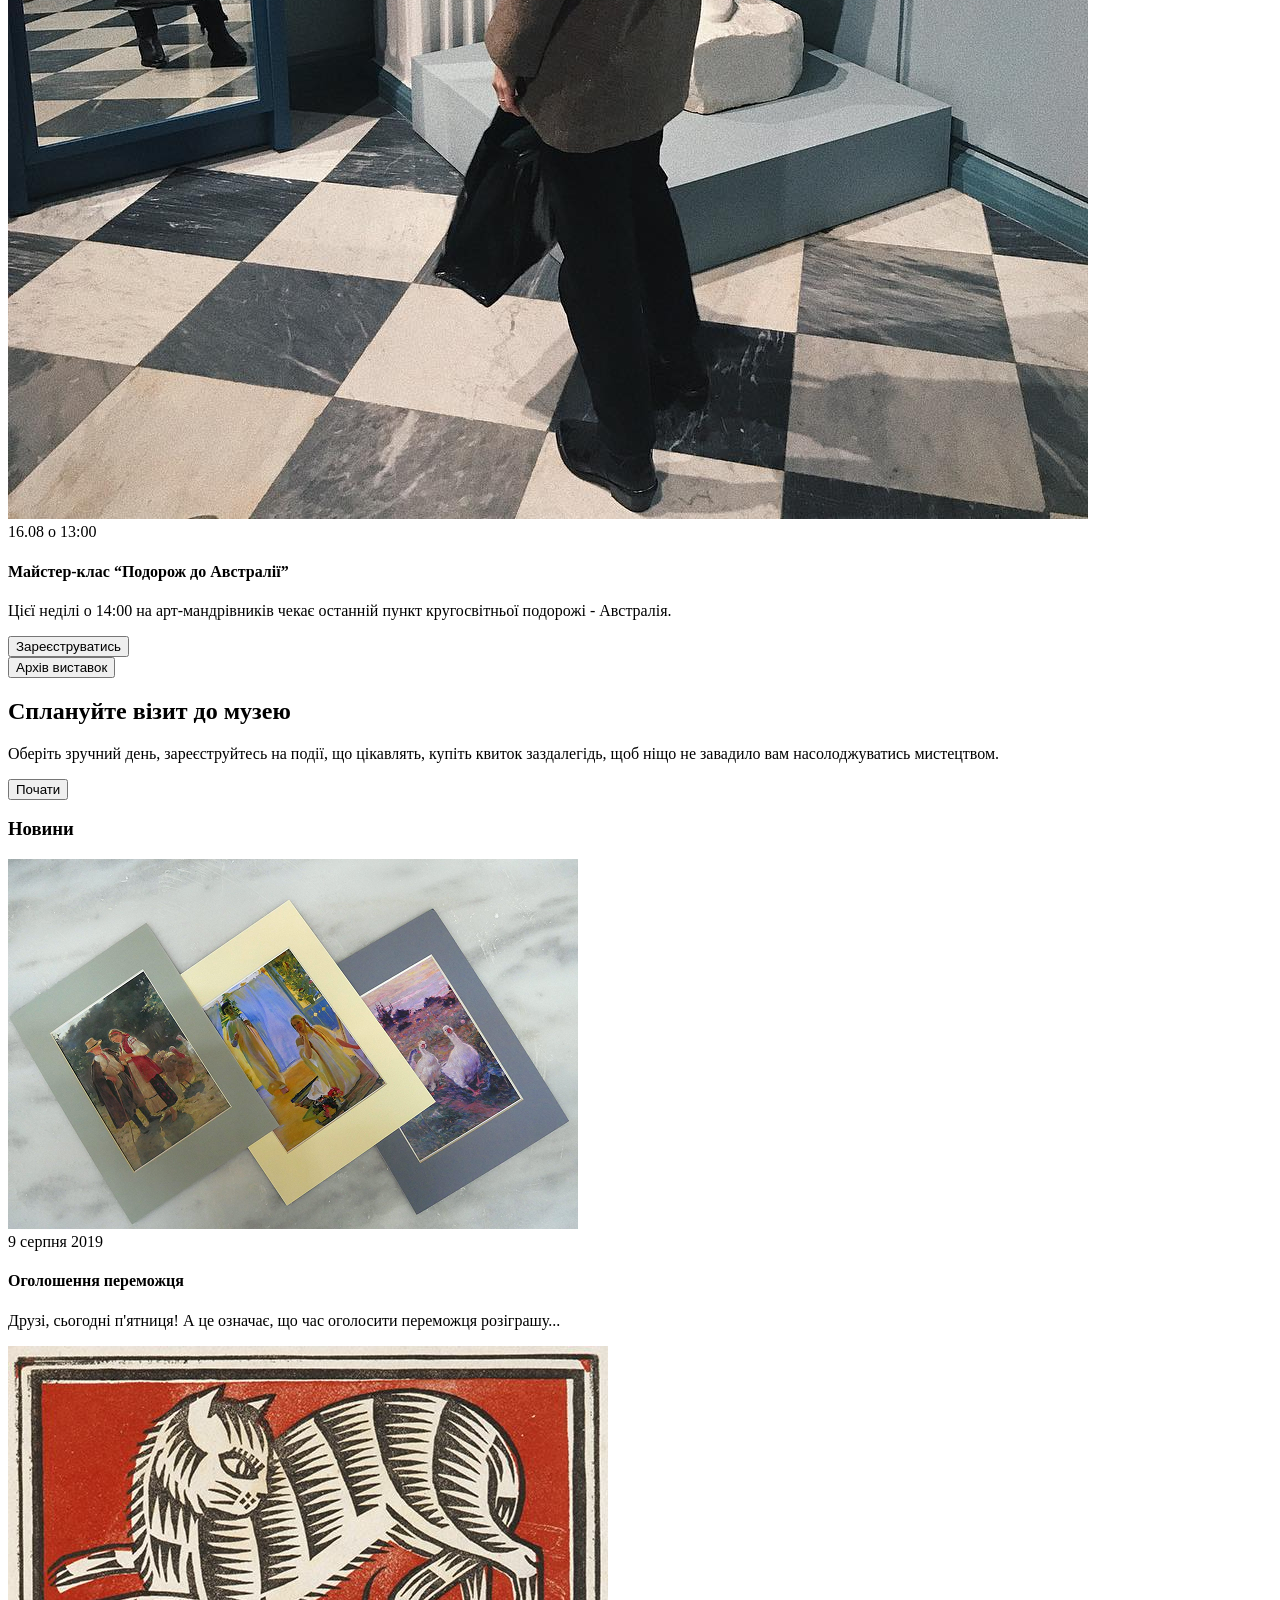
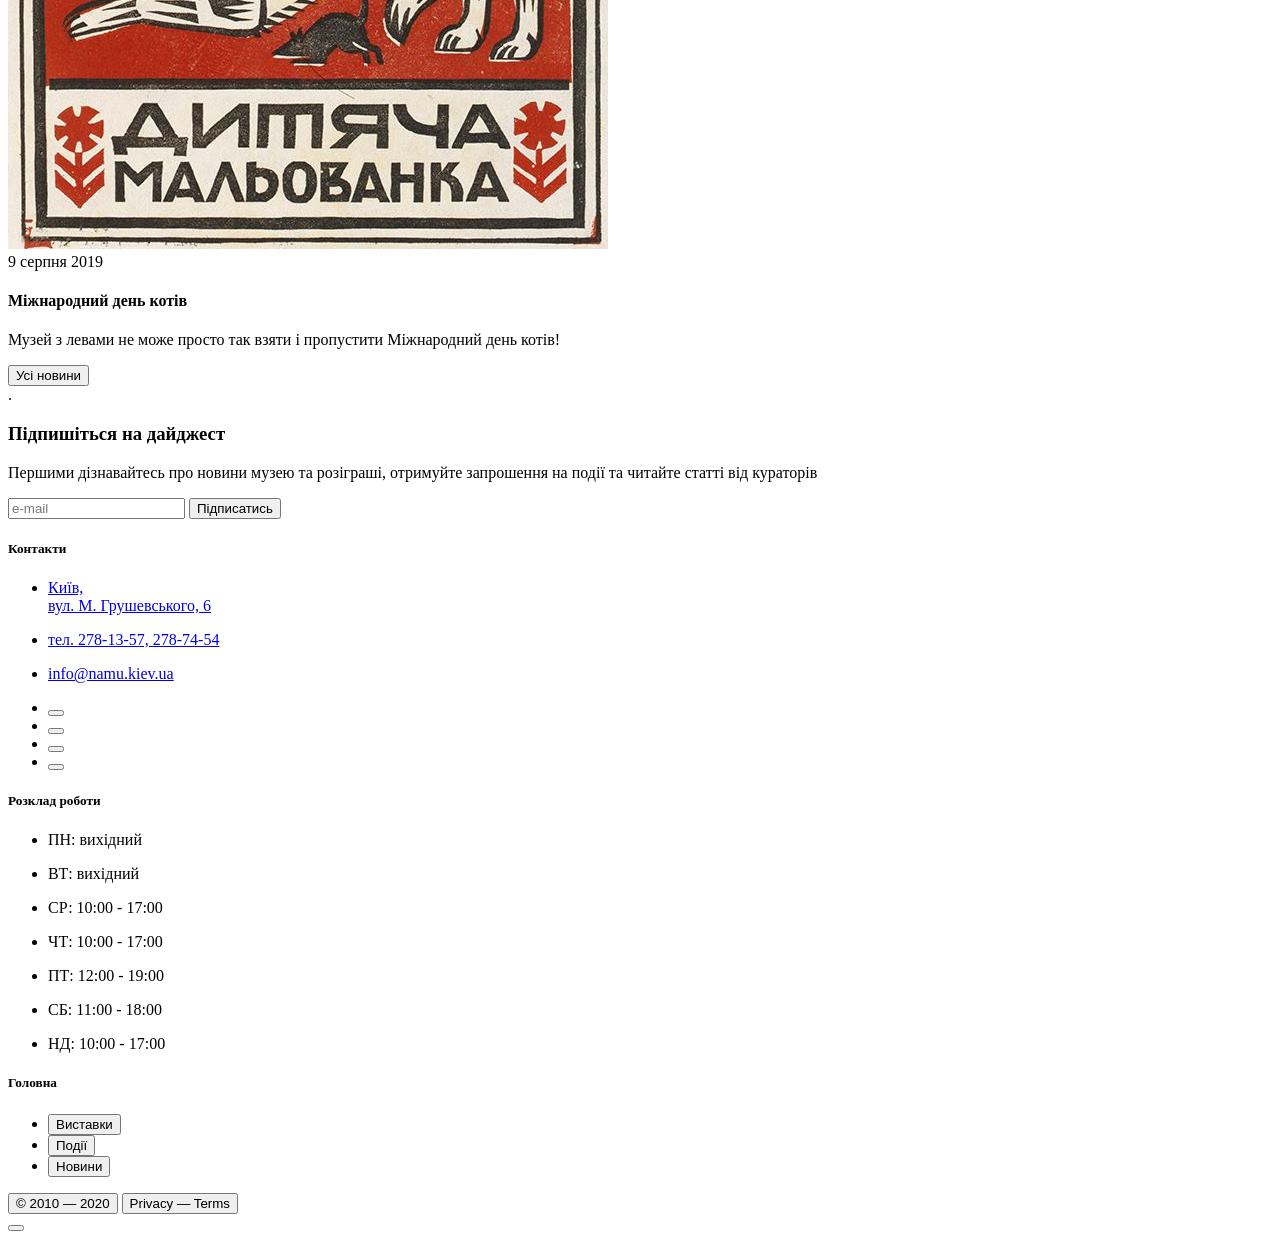
<file: src/index.html>
<!doctype html>
<html
  lang="en"
  class="page"
  data-theme="light"
>
  <head>
    <meta charset="UTF-8" />
    <meta
      name="viewport"
      content="width=device-width, initial-scale=1.0"
    />
    <title>Національний художній музей України</title>
    <link
      rel="favicon"
      type="image"
      href="./images/icons/NAMU.png"
    />

    <link
      rel="preconnect"
      href="https://fonts.googleapis.com"
    />

    <link
      rel="preconnect"
      href="https://fonts.gstatic.com"
    />

    <link
      rel="stylesheet"
      href="https://fonts.googleapis.com/css2?family=Playfair+Display:wght@400..900&family=Raleway:wght@100..900&display=swap"
    />
    <link
      rel="stylesheet"
      href="./styles/main.scss"
    />
  </head>
  <body class="page__body">
    <header class="header">
      <div class="page__container">
        <div class="header__content">
          <a
            class="header__logo-link"
            href="#"
            onclick="window.location.href='#'; closeMenu();"
          >
            <img
              class="header__logo"
              src="./images/icons/logoRectangle.png"
              alt="logo"
            />
          </a>

          <div class="header__right">
            <button class="header__language-button">
              <span class="text-button-language">UA</span>

              <div class="icon__wrapper">
                <span class="icon icon--small icon--dropdown"></span>
                <span class="icon icon--small icon--dropdown-hover"></span>
              </div>
            </button>

            <button
              class="header__menu-button menu-button"
              id="menu-button"
            >
              <span
                id="mbom"
                class="menu-button__open"
                alt="open menu"
              ></span>
              <span
                id="mbcm"
                class="menu-button__close"
                alt="close menu"
              ></span>
              <div class="menu-button__wrapper">
                <span class="menu-button__line menu-button__line--top"></span>
                <span
                  class="menu-button__line menu-button__line--center"
                ></span>
                <span
                  class="menu-button__line menu-button__line--bottom"
                ></span>
              </div>
            </button>
          </div>
        </div>
      </div>
    </header>

    <section class="first-screen">
      <div class="first-screen__wrapper">
        <div class="page__container first-screen__container">
          <div class="first-screen__content">
            <p class="first-screen__upcoming-top text-additional">
              10 серпня - 10 листопада
            </p>
            <h1 class="first-screen__title heading-1">
              Мистецтво ХІХ
              <br class="page__mobile-desktop-hidden" />
              - ХХ ст.
            </h1>
            <p class="first-screen__subtitle text-main">
              Внесок українських митців у
              <br class="page__tablet-hidden" />
              світову культуру 19-20 ст.
            </p>

            <button
              type="button"
              onclick="window.location.href='#';"
              class="first-screen__button primary-button text-button"
            >
              Купити квиток
            </button>

            <!-- <a
              href="/"
              class="first-screen__button primary-button text-button"
            >
              Купити квиток
            </a>

            <button onclick="window.location.href='/';" class="first-screen__button primary-button text-button">
             Купити квиток
            </button> -->

            <div class="first-screen__upcoming-bottom-wrapper">
              <span class="first-screen__upcoming-bottom-text heading-6">
                10.08 - 10.10
              </span>
            </div>
          </div>
        </div>

        <div class="first-screen__image-wrapper">
          <img
            class="first-screen__image"
            src="./images/img_01.png"
            alt="first-screen"
          />
        </div>
      </div>
    </section>

    <!--MENU-->
    <aside
      id="menu"
      class="menu"
    >
      <div class="menu__wrapper">
        <div class="page__container menu__container">
          <div class="menu__content">
            <div class="menu__section">
              <p class="menu__label menu__label--schedule text-additional">
                Розклад сьогодні:
              </p>
              <p class="menu__text menu__text--schedule text-main">
                12:00 - 19:00
              </p>
            </div>

            <div class="menu__section menu__section--address">
              <p class="menu__label text-additional text-main">Адреса:</p>
              <a
                class="menu__link text-main"
                href="https://maps.app.goo.gl/DpfpHVF1PybJj5g58"
                target="_blank"
              >
                <p class="menu__textmenu__text--address text-main">
                  Київ, вул. М. Грушевського, 6
                </p>
              </a>
            </div>

            <nav class="nav menu__nav">
              <ul class="nav__list nav__list--menu">
                <li class="nav__item">
                  <a
                    class="nav__link nav__link--menu heading-3"
                    href="#exhibitions"
                    onclick="window.location.href='#exhibitions'; closeMenu();"
                  >
                    Актуальні виставки
                  </a>
                </li>

                <li class="nav__item">
                  <a
                    class="nav__link nav__link--menu heading-3"
                    href="#events"
                    onclick="window.location.href='#events'; closeMenu();"
                  >
                    Найближчі події
                  </a>
                </li>

                <li class="nav__item">
                  <a
                    class="nav__link nav__link--menu heading-3"
                    href="#news"
                    onclick="window.location.href='#news'; closeMenu();"
                  >
                    Новини
                  </a>
                </li>
              </ul>
            </nav>

            <span class="menu__line"></span>

            <!--<a
              class="menu__button primary-button text-button"
              href="/"
            >
              Купити квиток
            </a> -->

            <button
              onclick="window.location.href='#'; closeMenu();"
              type="button"
              class="menu__button primary-button text-button"
            >
              Купити квиток
            </button>
          </div>
        </div>

        <div class="menu__image-wrapper">
          <img
            class="menu__image"
            src="./images/e6064afda53bd3491f47dcad02350951b18f2e4e.png"
            alt="menu"
          />
        </div>
      </div>
    </aside>
    <!--END MENU-->
    <section
      id="exhibitions"
      class="exhibitions"
    >
      <div class="page__container">
        <div class="exhibitions__content">
          <h3 class="exhibitions__title heading-3">Актуальні виставки</h3>

          <div class="exhibitions__items">
            <div class="exhibitions__exhibition-item exhibition-item">
              <div class="exhibition-item__photo-wrapper">
                <img
                  class="exhibition-item__photo"
                  src="./images/450c920fe6ff63f30510096898f078ccf80884a5.png"
                  alt="angels"
                />
              </div>
              <span class="exhibition-item__dates text-main">
                11.07 - 22.09
              </span>
              <h4 class="exhibition-item__name heading-4">
                Кураторська виставка “Ангели”
              </h4>
              <p class="exhibition-item__description text-main">
                Виставковий проект «Ангели» – знакова подія для української
                культури і водночас наймасштабніший...
              </p>
              <button
                class="exhibition-item__button primary-button text-button"
                onclick="window.location.href='/';"
                type="button"
              >
                Купити квиток
              </button>
            </div>

            <div class="exhibitions__exhibition-item exhibition-item">
              <div class="exhibition-item__photo-wrapper">
                <img
                  class="exhibition-item__photo"
                  src="./images/82cd1ea6ad125f0b0e209cafbd76c127b7081a99.png"
                  alt="art"
                />
              </div>
              <span class="exhibition-item__dates text-main">Діє постійно</span>
              <h4 class="exhibition-item__name heading-4">
                Мистецтво ХХ ст. — XXI ст.
              </h4>
              <p class="exhibition-item__description text-main">
                Знакові роботи Алли Горської, Миколи Самокиша, Федора
                Кричевського та інших митців.
              </p>
              <button
                class="exhibition-item__button primary-button text-button"
                onclick="window.location.href='#';"
                type="button"
              >
                Купити квиток
              </button>
            </div>
          </div>

          <button
            class="exhibitions__secondary-button secondary-button"
            onclick="window.location.href='#';"
            type="button"
          >
            <span class="secondary-button__text text-button">
              Архів виставок
            </span>

            <div class="icon__wrapper">
              <span
                class="secondary-button__arrow icon icon--medium icon--arrow-default"
              ></span>
              <span
                class="secondary-button__arrow icon icon--medium icon--arrow-hover"
              ></span>
              <span
                class="secondary-button__arrow icon icon--medium icon--arrow-pressed"
              ></span>
            </div>
          </button>
        </div>
      </div>
    </section>

    <section
      id="events"
      class="events"
    >
      <div class="page__container">
        <div class="events__content">
          <h3 class="events__title heading-3">Найближчі події</h3>

          <div class="events__items">
            <div class="events__event-item event-item">
              <div class="event-item__photo-wrapper">
                <img
                  class="event-item__photo"
                  src="./images/f760311aeb85deff4224181123dcf89f9f1bde5c.jpg"
                  alt="event-01"
                />
              </div>
              <div class="event-item__info-wrapper">
                <span class="event-item__dates text-main">14.08 о 13:00</span>
                <h4 class="event-item__name heading-4">
                  Кураторські екскурсії від Павла Гудімова
                </h4>
                <p class="event-item__description text-main">
                  Таємниці підготовки, історії експонатів, магія дійства до і в
                  момент вашої присутності – розгортатиметься...
                </p>
                <button
                  class="event-item__button primary-button text-button"
                  onclick="window.location.href='/';"
                  type="button"
                >
                  Зареєструватись
                </button>
              </div>
            </div>

            <div class="events__event-item event-item">
              <div class="event-item__photo-wrapper">
                <img
                  class="event-item__photo"
                  src="./images/f01e0f74c6fae08453b6697cc1314248fab92903.jpg"
                  alt="event-02"
                />
              </div>
              <div class="event-item__info-wrapper">
                <span class="event-item__dates text-main">16.08 о 13:00</span>
                <h4 class="event-item__name heading-4">
                  Майстер-клас “Подорож до Австралії”
                </h4>
                <p class="event-item__description text-main">
                  Цієї неділі о 14:00 на арт-мандрівників чекає останній пункт
                  кругосвітньої подорожі - Австралія.
                </p>
                <button
                  class="event-item__button primary-button text-button"
                  onclick="window.location.href='#';"
                  type="button"
                >
                  Зареєструватись
                </button>
              </div>
            </div>
          </div>

          <button
            class="exhibitions__secondary-button secondary-button"
            onclick="window.location.href='#';"
            type="button"
          >
            <span class="secondary-button__text text-button">
              Архів виставок
            </span>

            <div class="icon__wrapper">
              <span
                class="secondary-button__arrow icon icon--medium icon--arrow-default"
              ></span>
              <span
                class="secondary-button__arrow icon icon--medium icon--arrow-hover"
              ></span>
              <span
                class="secondary-button__arrow icon icon--medium icon--arrow-pressed"
              ></span>
            </div>
          </button>
        </div>
      </div>
    </section>

    <section
      id="plan-visit"
      class="plan-visit"
    >
      <div class="page__container">
        <div class="plan-visit__content">
          <h2 class="plan-visit__title heading-2">Сплануйте візит до музею</h2>
          <p class="plan-visit__description text-main">
            Оберіть зручний день, зареєструйтесь на події, що цікавлять, купіть
            квиток заздалегідь, щоб ніщо не завадило вам насолоджуватись
            мистецтвом.
          </p>

          <button
            onclick="window.location.href='#';"
            class="plan-visit__button primary-button text-button"
          >
            Почати
          </button>
        </div>
      </div>
    </section>

    <section
      id="news"
      class="news"
    >
      <div class="page__container">
        <div class="news__content">
          <h3 class="news__title heading-3">Новини</h3>

          <div class="news__items">
            <div class="news__news-item news-item">
              <div class="news-item__photo-wrapper">
                <img
                  class="news-item__photo"
                  src="./images/img_08.png"
                  alt="news"
                />
              </div>
              <span class="news-item__dates text-main">9 серпня 2019</span>
              <h4 class="news-item__name heading-4">Оголошення переможця</h4>
              <p class="news-item__description text-main">
                Друзі, сьогодні п'ятниця! А це означає, що час оголосити
                переможця розіграшу...
              </p>
            </div>

            <div class="news__news-item news-item">
              <div class="news-item__photo-wrapper">
                <img
                  class="news-item__photo2"
                  src="./images/65cd3766ee3c75bf3a981f0a45f9efeb5dcf9083.jpg"
                  alt="news"
                />
              </div>
              <span class="news-item__dates text-main">9 серпня 2019</span>
              <h4 class="news-item__name heading-4">Міжнародний день котів</h4>
              <p class="news-item__description text-main">
                Музей з левами не може просто так взяти і пропустити Міжнародний
                день котів!
              </p>
            </div>
          </div>

          <button
            class="exhibitions__secondary-button secondary-button"
            onclick="window.location.href='#';"
            type="button"
          >
            <span class="secondary-button__text text-button">Усі новини</span>

            <div class="icon__wrapper">
              <span
                class="secondary-button__arrow icon icon--medium icon--arrow-default"
              ></span>
              <span
                class="secondary-button__arrow icon icon--medium icon--arrow-hover"
              ></span>
              <span
                class="secondary-button__arrow icon icon--medium icon--arrow-pressed"
              ></span>
            </div>
          </button>
        </div>
      </div>
    </section>

    <section
      id="subscribe"
      class="subscribe"
    >
      <div class="page__container">
        <div class="subscribe__content">
          .
          <h3 class="subscribe__title heading-3">Підпишіться на дайджест</h3>

          <p class="subscribe__description text-main">
            Першими дізнавайтесь про новини музею та розіграші, отримуйте
            запрошення на події та читайте статті від кураторів
          </p>

          <form
            class="subscribe__form form"
            onsubmit="this.reset(); return false;"
          >
            <input
              id="myInput"
              onfocus="this.placeholder=''"
              onblur="this.placeholder= this.getAttribute('data-placeholder');"
              data-placeholder="e-mail"
              value=" "
              type="email"
              class="subscribe__form-input form__input text-main"
              name="email"
              placeholder="e-mail"
              required
            />

            <button
              type="submit"
              class="subscribe__form-button form__button primary-button text-button"
            >
              Підписатись
            </button>
          </form>
        </div>
      </div>
    </section>

    <footer
      id="footer"
      class="footer"
    >
      <div class="page__container">
        <div class="footer__content">
          <div class="footer__section">
            <h5 class="footer__heading heading-5">Контакти</h5>

            <ul class="footer__summary footer__summary--contacts">
              <li class="footer__summary-item text-main">
                <a
                  class="footer__summary-link"
                  href="https://maps.app.goo.gl/DpfpHVF1PybJj5g58"
                  target="_blank"
                >
                  <p class="footer__summary-text text-main">
                    Київ,
                    <br />
                    вул. М. Грушевського, 6
                  </p>
                </a>
              </li>

              <li class="footer__summary-item text-main">
                <a
                  class="footer__summary-link"
                  href="tel: 278-13-57"
                >
                  <p class="footer__summary-text text-main">
                    тел. 278-13-57, 278-74-54
                  </p>
                </a>
              </li>

              <li class="footer__summary-item text-main">
                <a
                  class="footer__summary-link"
                  href="mailto:info@namu.kiev.ua"
                >
                  <p class="footer__summary-text text-main">
                    info@namu.kiev.ua
                  </p>
                </a>
              </li>
            </ul>

            <div class="footer__socials">
              <ul class="footer__socials-list">
                <li class="footer__socials-item">
                  <a
                    class="footer__socials-link"
                    href="https://www.facebook.com/"
                    target="_blank"
                  >
                    <button
                      class="footer__socials-icon-wrapper icon__socials-wrapper"
                    >
                      <span
                        class="footer__socials-icon icon icon--medium icon--facebook icon--static"
                      ></span>
                      <span
                        class="footer__socials-icon icon icon--medium icon--facebook-hover icon--hover"
                      ></span>
                      <span
                        class="footer__socials-icon icon icon--medium icon--facebook-pressed icon--pressed"
                      ></span>
                    </button>
                  </a>
                </li>

                <li class="footer__socials-item">
                  <a
                    class="footer__socials-link"
                    href="https://x.com/"
                    target="_blank"
                  >
                    <button
                      class="footer__socials-icon-wrapper icon__socials-wrapper"
                    >
                      <span
                        class="footer__socials-icon icon icon--medium icon--x icon--static"
                      ></span>
                      <span
                        class="footer__socials-icon icon icon--medium icon--x-hover icon--hover"
                      ></span>
                      <span
                        class="footer__socials-icon icon icon--medium icon--x-pressed icon--pressed"
                      ></span>
                    </button>
                  </a>
                </li>

                <li class="footer__socials-item">
                  <a
                    class="footer__socials-link"
                    href="https://web.telegram.org/"
                    target="_blank"
                  >
                    <button
                      class="footer__socials-icon-wrapper icon__socials-wrapper"
                    >
                      <span
                        class="footer__socials-icon icon icon--medium icon--telegram icon--static"
                      ></span>
                      <span
                        class="footer__socials-icon icon icon--medium icon--telegram-hover icon--hover"
                      ></span>
                      <span
                        class="footer__socials-icon icon icon--medium icon--telegram-pressed icon--pressed"
                      ></span>
                    </button>
                  </a>
                </li>

                <li class="footer__socials-item">
                  <a
                    class="footer__socials-link"
                    href="https://www.instagram.com/"
                    target="_blank"
                  >
                    <button
                      class="footer__socials-icon-wrapper icon__socials-wrapper"
                    >
                      <span
                        class="footer__socials-icon icon icon--medium icon--instagram icon--static"
                      ></span>
                      <span
                        class="footer__socials-icon icon icon--medium icon--instagram-hover icon--hover"
                      ></span>
                      <span
                        class="footer__socials-icon icon icon--medium icon--instagram-pressed icon--pressed"
                      ></span>
                    </button>
                  </a>
                </li>
              </ul>
            </div>
          </div>

          <div class="footer__section">
            <h5 class="footer__heading heading-5">Розклад роботи</h5>

            <ul class="footer__summary">
              <li class="footer__summary-item text-main">
                <p
                  class="footer__summary-text footer__summary-text--static text-main"
                >
                  ПН: вихідний
                </p>
              </li>

              <li class="footer__summary-item text-main">
                <p
                  class="footer__summary-text footer__summary-text--static text-main"
                >
                  ВТ: вихідний
                </p>
              </li>

              <li class="footer__summary-item text-main">
                <p
                  class="footer__summary-text footer__summary-text--static text-main"
                >
                  СР: 10:00 - 17:00
                </p>
              </li>

              <li class="footer__summary-item text-main">
                <p
                  class="footer__summary-text footer__summary-text--static text-main"
                >
                  ЧТ: 10:00 - 17:00
                </p>
              </li>

              <li class="footer__summary-item text-main">
                <p
                  class="footer__summary-text footer__summary-text--static text-main"
                >
                  ПТ: 12:00 - 19:00
                </p>
              </li>

              <li class="footer__summary-item text-main">
                <p
                  class="footer__summary-text footer__summary-text--static text-main"
                >
                  СБ: 11:00 - 18:00
                </p>
              </li>

              <li class="footer__summary-item text-main">
                <p
                  class="footer__summary-text footer__summary-text--static text-main"
                >
                  НД: 10:00 - 17:00
                </p>
              </li>
            </ul>
          </div>

          <div class="footer__section">
            <h5 class="footer__heading heading-5">Головна</h5>

            <ul class="footer__summary footer__summary--nav">
              <li class="footer__summary-item text-main">
                <a
                  class="footer__summary-link"
                  href="#exhibitions"
                >
                  <button class="footer__summary-text text-main">
                    Виставки
                  </button>
                </a>
              </li>

              <li class="footer__summary-item text-main">
                <a
                  class="footer__summary-link"
                  href="#events"
                >
                  <button class="footer__summary-text text-main">Події</button>
                </a>
              </li>

              <li class="footer__summary-item text-main">
                <a
                  class="footer__summary-link"
                  href="#news"
                >
                  <button class="footer__summary-text text-main">Новини</button>
                </a>
              </li>
            </ul>
          </div>

          <div class="footer__bottom">
            <div class="footer__copyright-privacy">
              <button class="footer__copyright text-additional">
                &copy; 2010 — 2020
              </button>
              <button
                type="button"
                onclick="window.location.href='#';"
                class="footer__privacy-terms text-additional"
                href="#"
              >
                Privacy — Terms
              </button>
            </div>

            <button
              class="footer__scroll-up-icon-wrapper"
              onclick="window.location.href='#';"
              type="button"
            >
              <div class="footer__scroll-up-icon-wrapper icon__scroll-wrapper">
                <span
                  class="footer__socials-icon icon icon--big icon--scroll-up icon--static"
                ></span>
                <span
                  class="footer__socials-icon icon icon--big icon--scroll-up-hover icon--hover"
                ></span>
                <span
                  class="footer__socials-icon icon icon--big icon--scroll-up-pressed icon--pressed"
                ></span>
              </div>
            </button>
          </div>
        </div>
      </div>
    </footer>
    <script src="./scripts/main.js"></script>
  </body>
</html>
</file>
